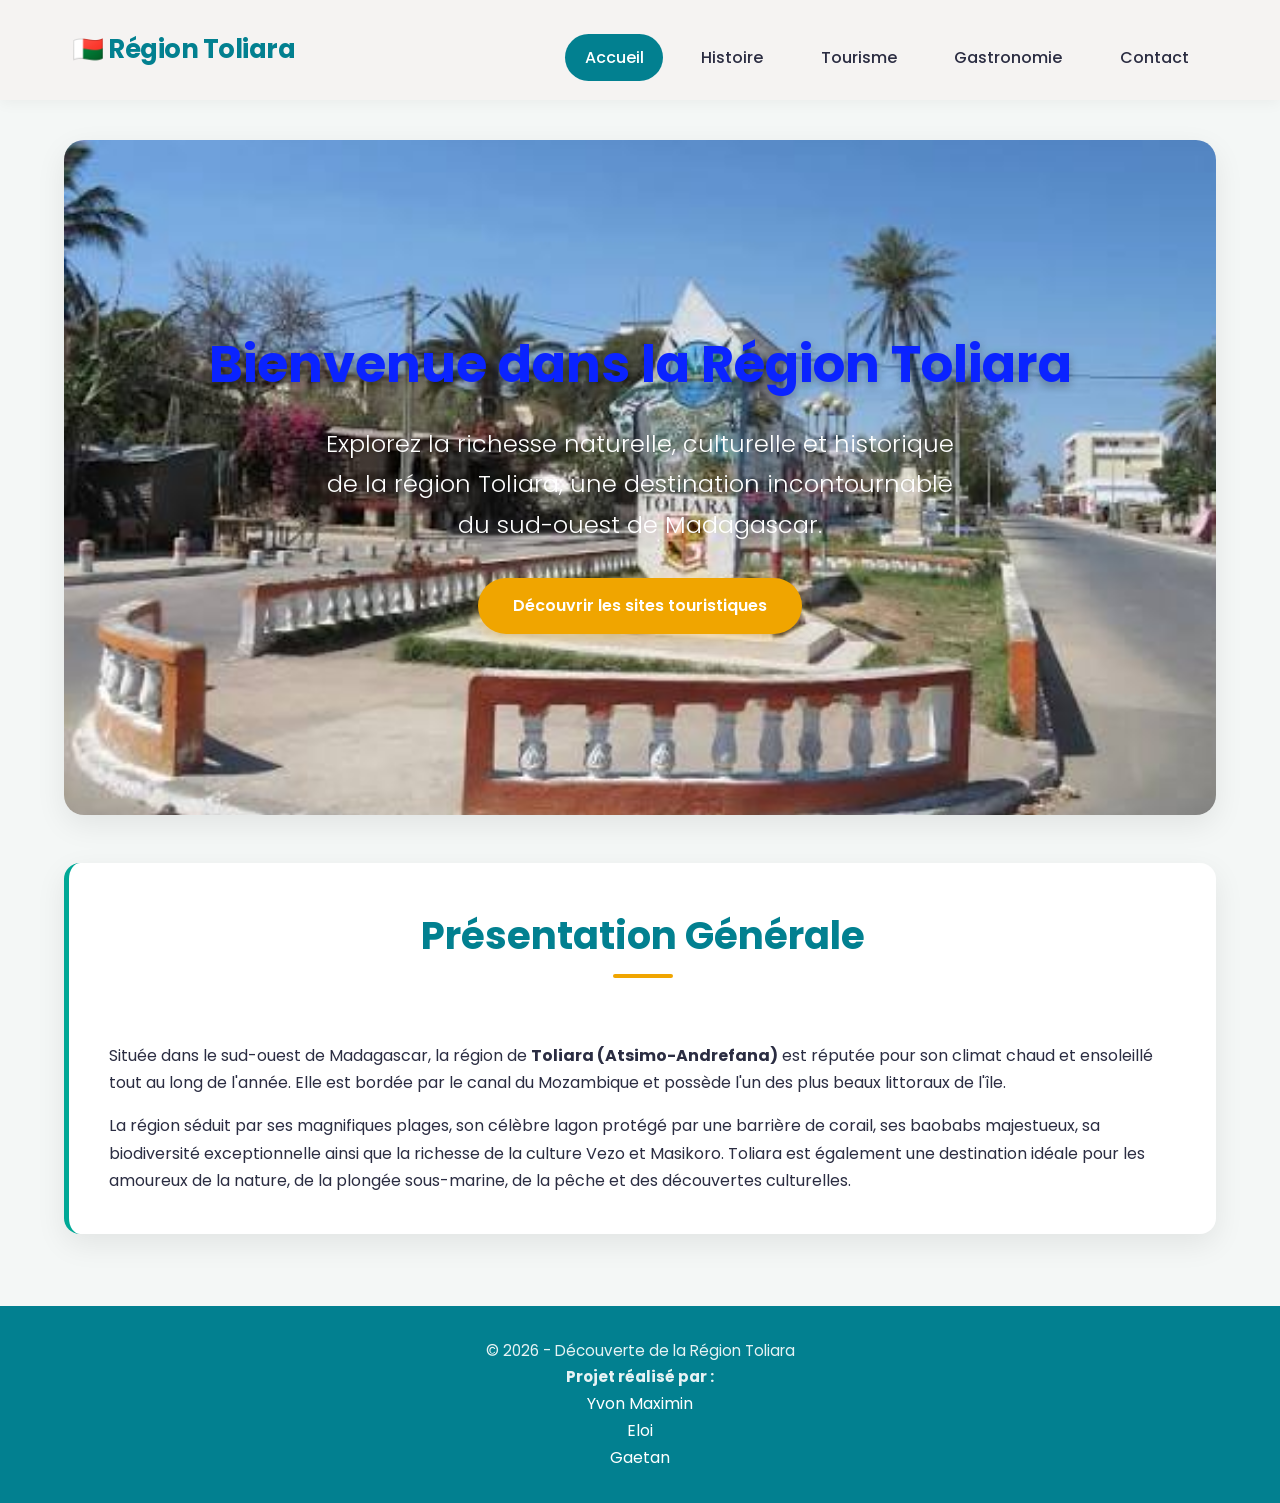
<file: index.html>
<!DOCTYPE html>
<html lang="fr">
<head>
    <meta charset="UTF-8">
    <meta name="viewport" content="width=device-width, initial-scale=1.0">
    <title>Découverte de la Région Toliara</title>
    <link rel="stylesheet" href="./css/index.css">
</head>
<body>

    <header>
        <nav class="navbar">
            <a href="index.html" class="logo">🇲🇬 Région Toliara</a>
            <div>
                <input type="checkbox" name="" id="check">
                <label for="check" class="btn-check">&#9776</label>
                
                <ul class="menu">
                    <li><a href="index.html" class="active"> Accueil</a></li>
                    <li><a href="histoire.html"> Histoire</a></li>
                    <li><a href="tourisme.html"> Tourisme</a></li>
                    <li><a href="gastronomie.html"> Gastronomie</a></li>
                    <li><a href="contact.html">Contact</a></li>
                </ul>
            </div>
        </nav>
    </header>

    <main>
        <section class="hero">
            <h1>Bienvenue dans la Région Toliara</h1>
            <p> Explorez la richesse naturelle, culturelle et historique de la région
        Toliara, une destination incontournable du sud-ouest de Madagascar.</p>
            <a href="tourisme.html" class="btn">Découvrir les sites touristiques</a>
        </section>

        <section class="content-block">
            <div class="title-container">
                <h2 class="page-title">Présentation Générale</h2>
            </div>
            <p>
                Située dans le sud-ouest de Madagascar, la région de
        <strong>Toliara (Atsimo-Andrefana)</strong> est réputée pour son climat
        chaud et ensoleillé tout au long de l'année. Elle est bordée par le
        canal du Mozambique et possède l'un des plus beaux littoraux de l'île.
            </p>
            <p style="margin-top: 1rem;">
                La région séduit par ses magnifiques plages, son célèbre lagon protégé
        par une barrière de corail, ses baobabs majestueux, sa biodiversité
        exceptionnelle ainsi que la richesse de la culture Vezo et Masikoro.
        Toliara est également une destination idéale pour les amoureux de la
        nature, de la plongée sous-marine, de la pêche et des découvertes
        culturelles.
            </p>
        </section>
    </main>

    <footer>
        <p>© 2026 - Découverte de la Région Toliara</p>
         <p><strong>Projet réalisé par :</strong></p>
        <ul>
            <li>Yvon Maximin</li>
            <li>Eloi </li>
            <li>Gaetan</li>
        </ul>

    </footer>

</body>
</html>
</file>
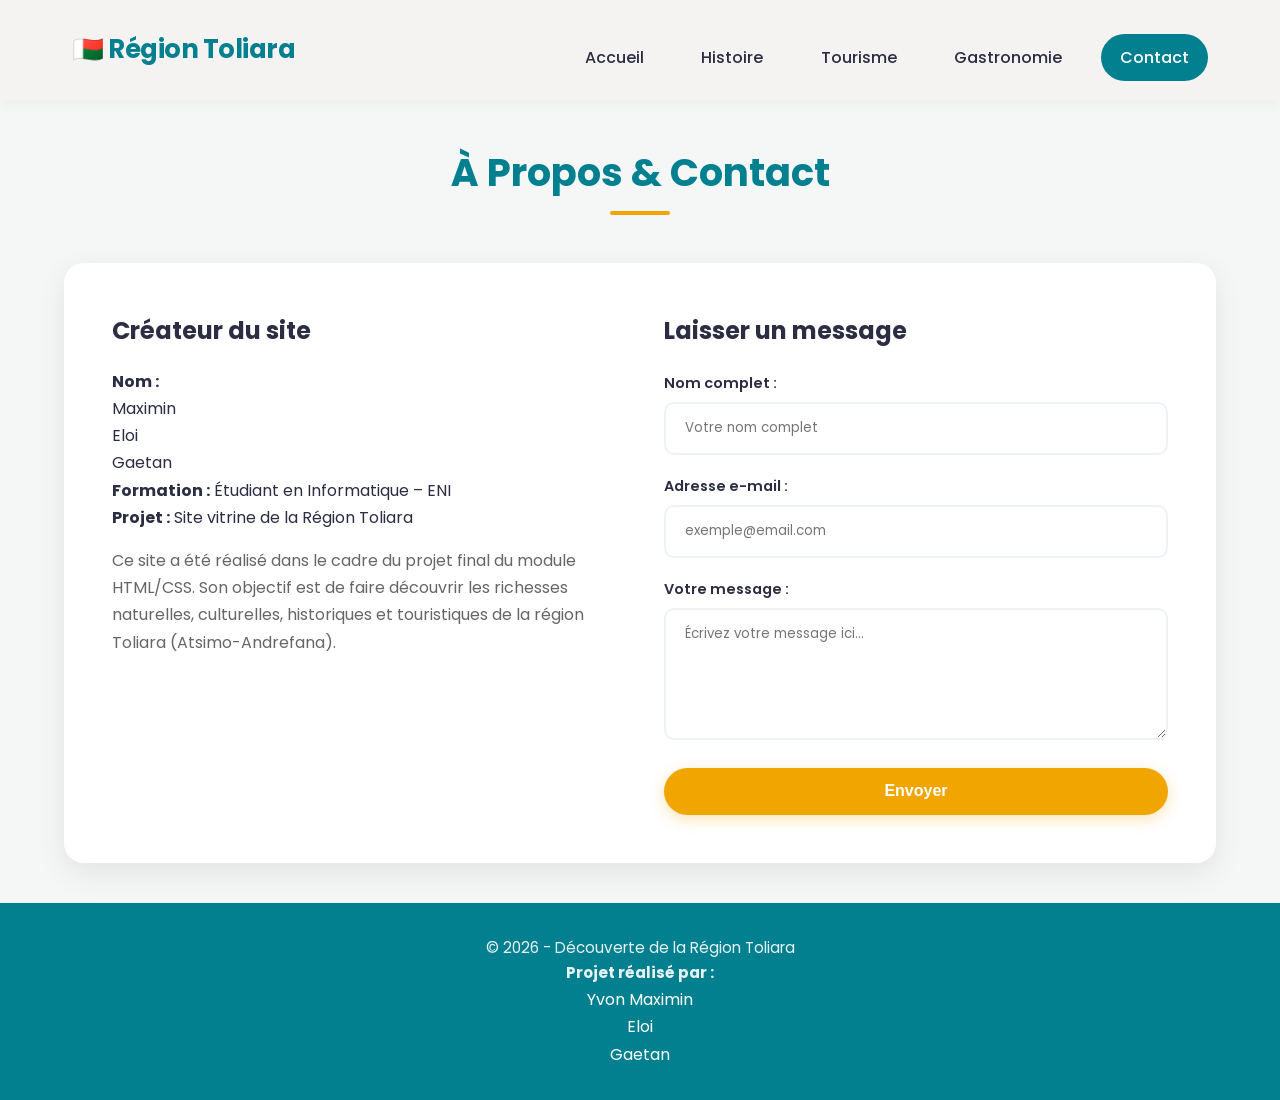
<file: contact.html>
<!DOCTYPE html>
<html lang="fr">
<head>
    <meta charset="UTF-8">
    <meta name="viewport" content="width=device-width, initial-scale=1.0">
    <title>Contact & À propos - Région Toliara</title>
    <link rel="stylesheet" href="./css/index.css">
</head>
<body>

    <header>
        <nav class="navbar">
            <a href="index.html" class="logo">🇲🇬 Région Toliara</a>
                <input type="checkbox" name="" id="check">
                <label for="check" class="btn-check">&#9776</label>
            <ul class="menu">
                <li><a href="index.html"> Accueil</a></li>
                <li><a href="histoire.html"> Histoire</a></li>
                <li><a href="tourisme.html"> Tourisme</a></li>
                <li><a href="gastronomie.html"> Gastronomie</a></li>
                <li><a href="contact.html" class="active"> Contact</a></li>
            </ul>
        </nav>
    </header>

   <main>
    <div class="title-container">
        <h1 class="page-title">À Propos & Contact</h1>
    </div>

    <div class="contact-container">

        <div class="creator-info">
            <h2> Créateur du site</h2>

            <p style="margin-top: 1rem;">
                <strong>Nom :</strong>
                     <p>
                        <ul>
                            <li>Maximin</li>
                            <li>Eloi </li>
                            <li>Gaetan</li>
                        </ul>
                    </p>
            </p>

            <p>
                <strong>Formation :</strong> Étudiant en Informatique – ENI
            </p>

            <p>
                <strong>Projet :</strong> Site vitrine de la Région Toliara
            </p>

            <p style="margin-top: 1rem; color:#666;">
                Ce site a été réalisé dans le cadre du projet final du module
                HTML/CSS. Son objectif est de faire découvrir les richesses
                naturelles, culturelles, historiques et touristiques de la
                région Toliara (Atsimo-Andrefana).
            </p>
        </div>

        <form class="contact-form" action="#" method="post">
            <h2> Laisser un message</h2>

            <div class="form-group">
                <label for="nom">Nom complet :</label>
                <input
                    type="text"
                    id="nom"
                    name="nom"
                    placeholder="Votre nom complet"
                    required
                >
            </div>

            <div class="form-group">
                <label for="email">Adresse e-mail :</label>
                <input
                    type="email"
                    id="email"
                    name="email"
                    placeholder="exemple@email.com"
                    required
                >
            </div>

            <div class="form-group">
                <label for="message">Votre message :</label>
                <textarea
                    id="message"
                    name="message"
                    rows="5"
                    placeholder="Écrivez votre message ici..."
                    required
                ></textarea>
            </div>

            <button type="submit" class="btn">Envoyer</button>
        </form>

    </div>
</main>

<footer>
    <p>&copy; 2026 - Découverte de la Région Toliara</p>
    <p><strong>Projet réalisé par :</strong></p>
<ul>
    <li>Yvon Maximin</li>
    <li>Eloi </li>
    <li>Gaetan</li>
</ul>
</footer>

</body>
</html>
</file>
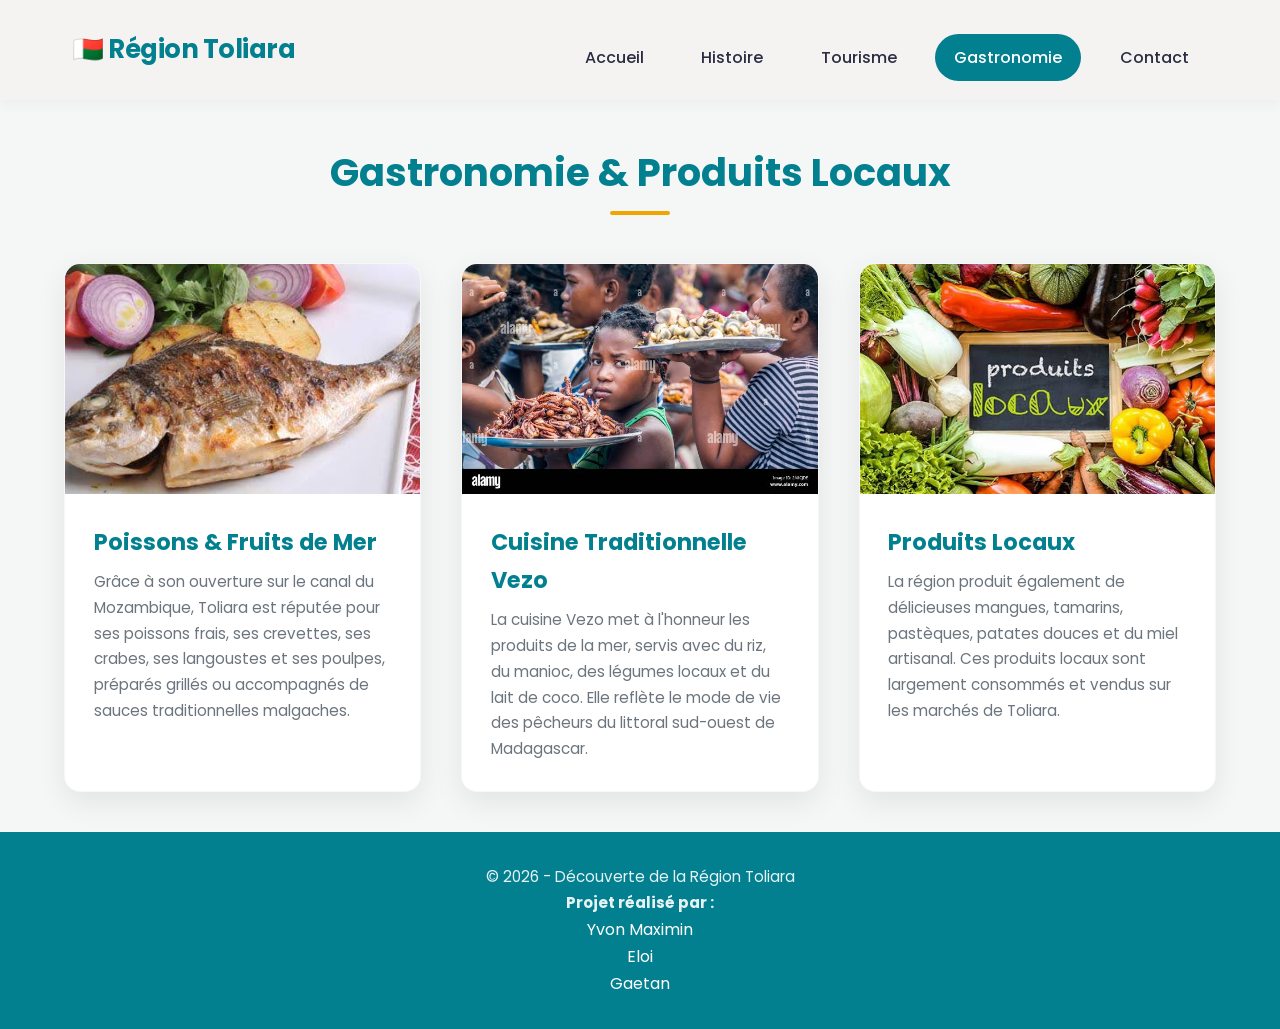
<file: gastronomie.html>
<!DOCTYPE html>
<html lang="fr">
<head>
    <meta charset="UTF-8">
    <meta name="viewport" content="width=device-width, initial-scale=1.0">
    <title>Gastronomie - Région Toliara</title>
    <link rel="stylesheet" href="./css/index.css">
</head>
<body>

    <header>
        <nav class="navbar">
            <a href="index.html" class="logo">🇲🇬 Région Toliara</a>
                <input type="checkbox" name="" id="check">
                <label for="check" class="btn-check">&#9776</label>
            <ul class="menu">
                <li><a href="index.html"> Accueil</a></li>
                <li><a href="histoire.html"> Histoire</a></li>
                <li><a href="tourisme.html"> Tourisme</a></li>
                <li><a href="gastronomie.html" class="active"> Gastronomie</a></li>
                <li><a href="contact.html"> Contact</a></li>
            </ul>
        </nav>
    </header>

    <main>
    <div class="title-container">
        <h1 class="page-title">Gastronomie & Produits Locaux</h1>
    </div>

    <div class="grid-cards">

        <article class="card">
            <img src="./img projet/Poisson Grille.jpg" alt="Poisson grillé">
            <div class="card-body">
                <h2 class="card-title">Poissons & Fruits de Mer</h2>
                <p class="card-text">
                    Grâce à son ouverture sur le canal du Mozambique, Toliara
                    est réputée pour ses poissons frais, ses crevettes, ses
                    crabes, ses langoustes et ses poulpes, préparés grillés ou
                    accompagnés de sauces traditionnelles malgaches.
                </p>
            </div>
        </article>

        <article class="card">
            <img src="./img projet/Cuisine vezo.jpg" alt="Cuisine Vezo">
            <div class="card-body">
                <h2 class="card-title">Cuisine Traditionnelle Vezo</h2>
                <p class="card-text">
                    La cuisine Vezo met à l'honneur les produits de la mer,
                    servis avec du riz, du manioc, des légumes locaux et du
                    lait de coco. Elle reflète le mode de vie des pêcheurs du
                    littoral sud-ouest de Madagascar.
                </p>
            </div>
        </article>

        <article class="card">
            <img src="./img projet/Produits locaux.jpg" alt="Produits locaux">
            <div class="card-body">
                <h2 class="card-title">Produits Locaux</h2>
                <p class="card-text">
                    La région produit également de délicieuses mangues,
                    tamarins, pastèques, patates douces et du miel artisanal.
                    Ces produits locaux sont largement consommés et vendus sur
                    les marchés de Toliara.
                </p>
            </div>
        </article>

    </div>
</main>

<footer>
    <p>&copy; 2026 - Découverte de la Région Toliara</p>
     <p><strong>Projet réalisé par :</strong></p>
        <ul>
            <li>Yvon Maximin</li>
            <li>Eloi </li>
            <li>Gaetan</li>
        </ul>

    </footer>

</body>
</html>
</file>
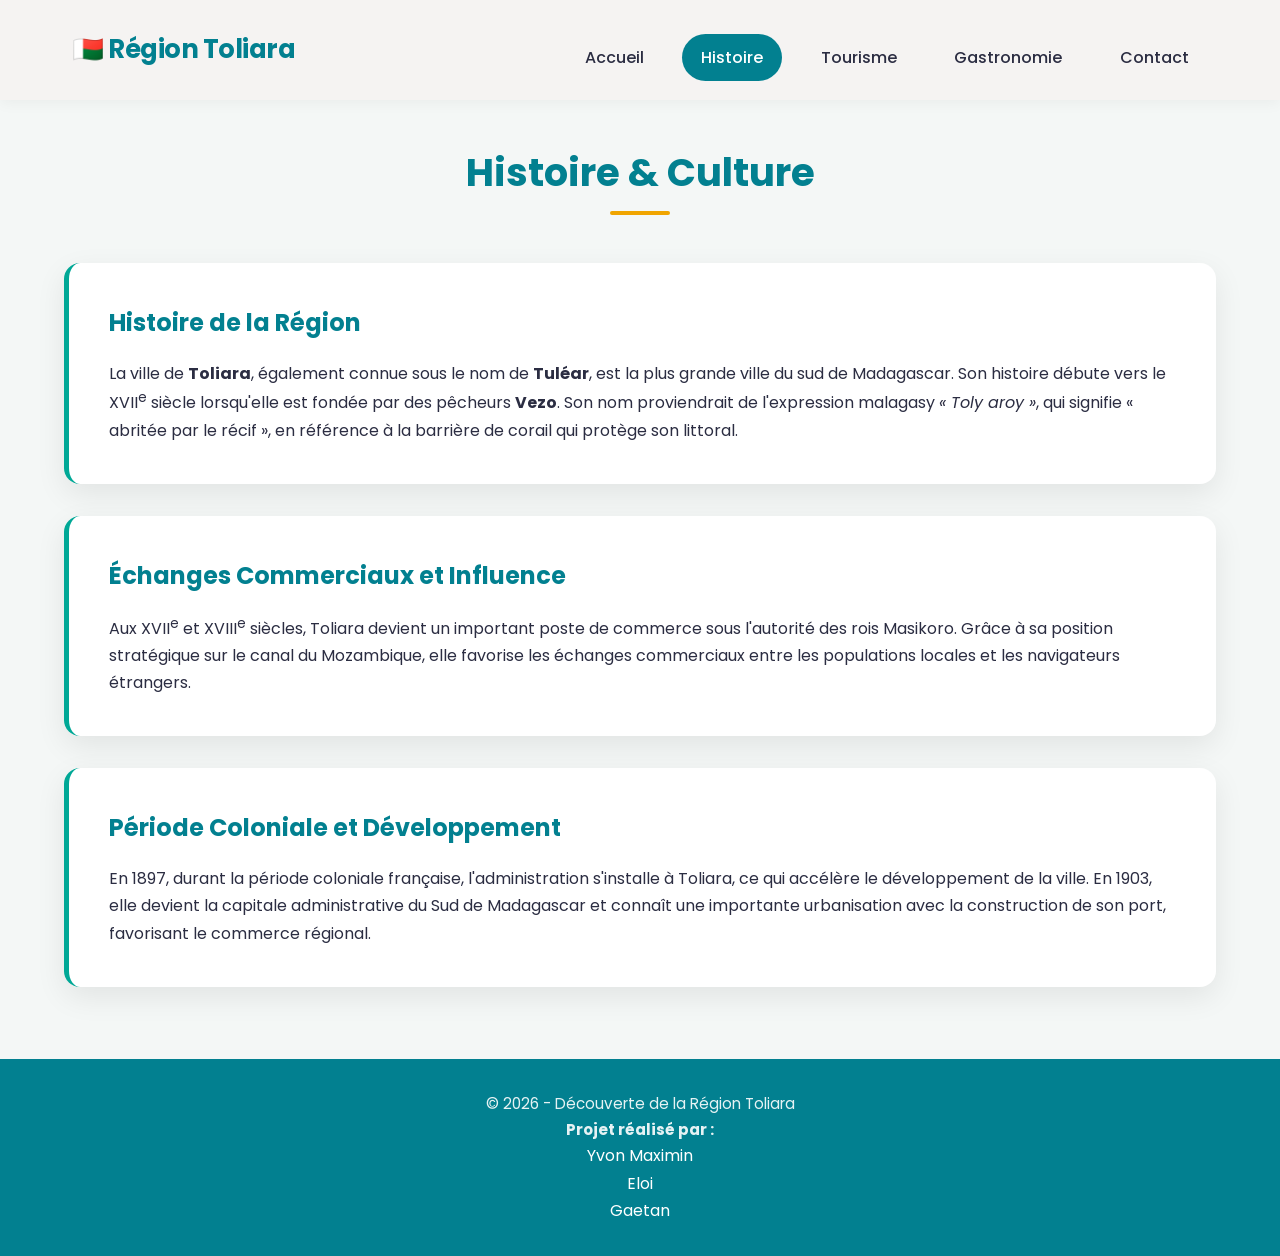
<file: histoire.html>
<!DOCTYPE html>
<html lang="fr">
<head>
    <meta charset="UTF-8">
    <meta name="viewport" content="width=device-width, initial-scale=1.0">
    <title>Histoire et Culture - Région Toliara</title>
    <link rel="stylesheet" href="./css/index.css">
</head>
<body>

    <header>
        <nav class="navbar">
            <a href="index.html" class="logo">🇲🇬 Région Toliara</a>
            <div>
                <input type="checkbox" name="" id="check">
                <label for="check" class="btn-check">&#9776</label>
                
                <ul class="menu">
                    <li><a href="index.html"> Accueil</a></li>
                    <li><a href="histoire.html" class="active"> Histoire</a></li>
                    <li><a href="tourisme.html"> Tourisme</a></li>
                    <li><a href="gastronomie.html"> Gastronomie</a></li>
                    <li><a href="contact.html">Contact</a></li>
                </ul>
            </div>
        </nav>
    </header>

    <main>
        <div class="title-container">
            <h1 class="page-title">Histoire & Culture</h1>
        </div>

        <section class="content-block">
            <h2>Histoire de la Région</h2>
            <p> La ville de <strong>Toliara</strong>, également connue sous le nom de
        <strong>Tuléar</strong>, est la plus grande ville du sud de Madagascar.
        Son histoire débute vers le XVII<sup>e</sup> siècle lorsqu'elle est
        fondée par des pêcheurs <strong>Vezo</strong>. Son nom proviendrait de
        l'expression malagasy <em>« Toly aroy »</em>, qui signifie
        « abritée par le récif », en référence à la barrière de corail qui
        protège son littoral.</p>
        </section>

        <section class="content-block">
            <h2>Échanges Commerciaux et Influence</h2>
             Aux XVII<sup>e</sup> et XVIII<sup>e</sup> siècles, Toliara devient un
        important poste de commerce sous l'autorité des rois Masikoro. Grâce à
        sa position stratégique sur le canal du Mozambique, elle favorise les
        échanges commerciaux entre les populations locales et les navigateurs
        étrangers.
        </section>

        <section class="content-block">
            <h2>Période Coloniale et Développement</h2>
            <p> En 1897, durant la période coloniale française, l'administration
        s'installe à Toliara, ce qui accélère le développement de la ville. En
        1903, elle devient la capitale administrative du Sud de Madagascar et
        connaît une importante urbanisation avec la construction de son port,
        favorisant le commerce régional.</p>
        </section>
    </main>

    <footer>
        <p>© 2026 - Découverte de la Région Toliara</p>
         <p><strong>Projet réalisé par :</strong></p>
        <ul>
            <li>Yvon Maximin</li>
            <li>Eloi </li>
            <li>Gaetan</li>
        </ul>

    </footer>

</body>
</html>
</file>
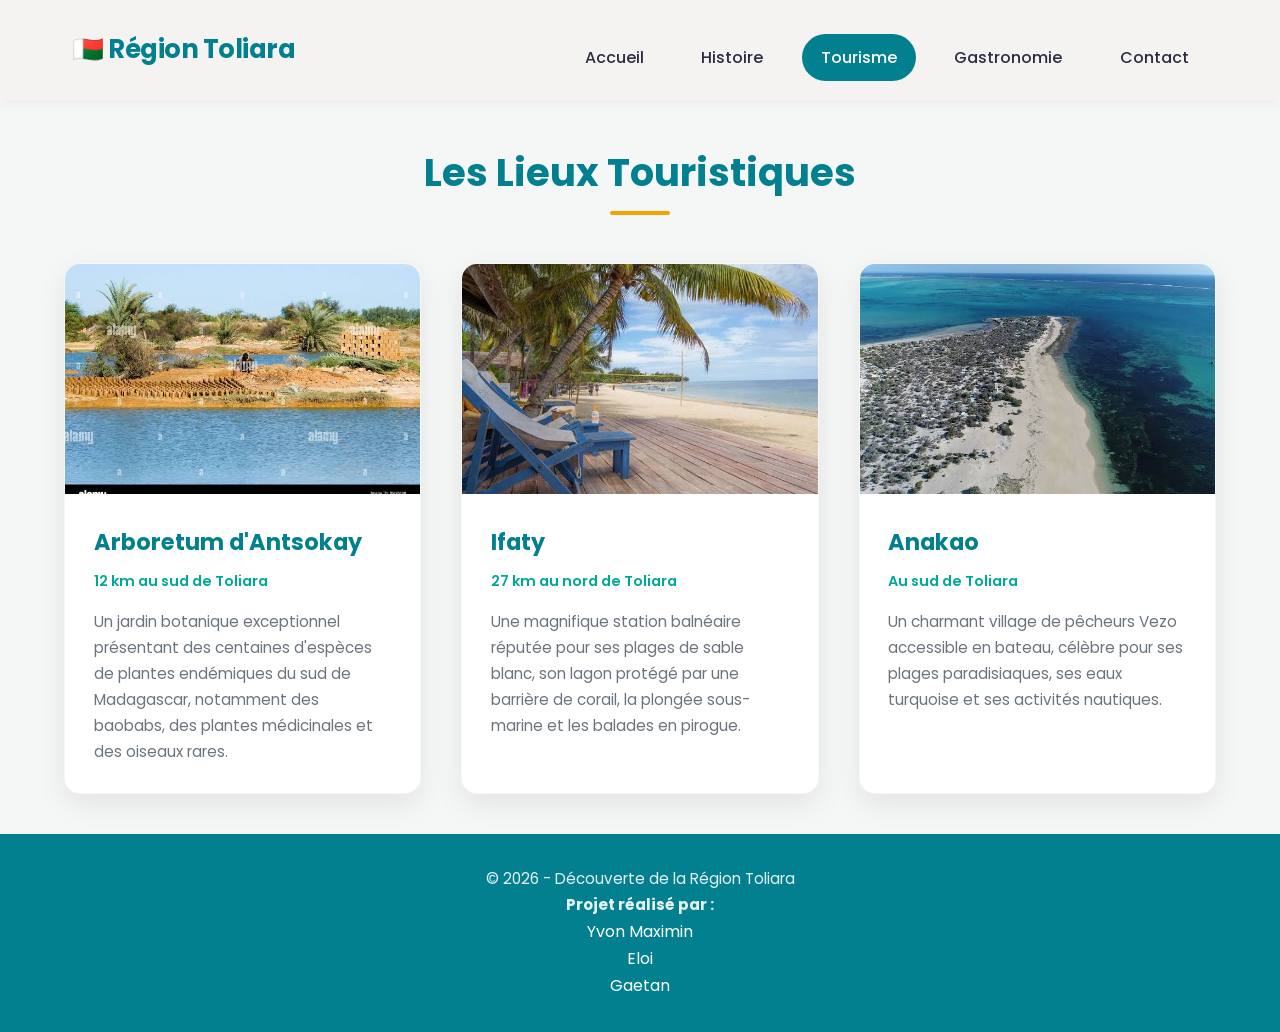
<file: tourisme.html>
<!DOCTYPE html>
<html lang="fr">
<head>
    <meta charset="UTF-8">
    <meta name="viewport" content="width=device-width, initial-scale=1.0">
    <title>Tourisme - Région Toliara</title>
    <link rel="stylesheet" href="./css/index.css">
</head>
<body>

    <header>
        <nav class="navbar">
            <a href="index.html" class="logo">🇲🇬 Région Toliara</a>
                <input type="checkbox" name="" id="check">
                <label for="check" class="btn-check">&#9776</label>
            <ul class="menu">
                <li><a href="index.html"> Accueil</a></li>
                <li><a href="histoire.html"> Histoire</a></li>
                <li><a href="tourisme.html" class="active"> Tourisme</a></li>
                <li><a href="gastronomie.html"> Gastronomie</a></li>
                <li><a href="contact.html"> Contact</a></li>
            </ul>
        </nav>
    </header>

    <main>
    <div class="title-container">
        <h1 class="page-title">Les Lieux Touristiques</h1>
    </div>

    <div class="grid-cards">

        <article class="card">
            <img src="./img projet/Antsokay.jpg" alt="Arboretum d'Antsokay">
            <div class="card-body">
                <h2 class="card-title">Arboretum d'Antsokay</h2>
                <p class="card-location"> 12 km au sud de Toliara</p>
                <p class="card-text">
                    Un jardin botanique exceptionnel présentant des centaines
                    d'espèces de plantes endémiques du sud de Madagascar,
                    notamment des baobabs, des plantes médicinales et des
                    oiseaux rares.
                </p>
            </div>
        </article>

        <article class="card">
            <img src="./img projet/Ifaty.jpg" alt="Ifaty">
            <div class="card-body">
                <h2 class="card-title">Ifaty</h2>
                <p class="card-location"> 27 km au nord de Toliara</p>
                <p class="card-text">
                    Une magnifique station balnéaire réputée pour ses plages de
                    sable blanc, son lagon protégé par une barrière de corail,
                    la plongée sous-marine et les balades en pirogue.
                </p>
            </div>
        </article>

        <article class="card">
            <img src="./img projet/Anakao.jpg" alt="Anakao">
            <div class="card-body">
                <h2 class="card-title">Anakao</h2>
                <p class="card-location"> Au sud de Toliara</p>
                <p class="card-text">
                    Un charmant village de pêcheurs Vezo accessible en bateau,
                    célèbre pour ses plages paradisiaques, ses eaux turquoise
                    et ses activités nautiques.
                </p>
            </div>
        </article>

    </div>
</main>

<footer>
    <p>&copy; 2026 - Découverte de la Région Toliara</p>
     <p><strong>Projet réalisé par :</strong></p>
        <ul>
            <li>Yvon Maximin</li>
            <li>Eloi </li>
            <li>Gaetan</li>
        </ul>

</footer>

</body>
</html>
</file>
<file: css/index.css>
@import url('https://fonts.googleapis.com/css2?family=Poppins:wght@300;400;600;700&display=swap');

:root {
    --primary-color: #028090;
    --secondary-color: #00a896;
    --accent-color: #f0a500;
    --bg-color: #f4f7f6;
    --card-bg: #ffffff;
    --text-color: #2b2d42;
    --text-muted: #6c757d;
    --shadow: 0 10px 30px rgba(0, 0, 0, 0.08);
    --transition: all 0.3s cubic-bezier(0.25, 0.8, 0.25, 1);
}

* {
    margin: 0;
    padding: 0;
    box-sizing: border-box;
}

body {
    font-family: 'Poppins', sans-serif;
    line-height: 1.7;
    color: var(--text-color);
    background-color: var(--bg-color);
    display: flex;
    flex-direction: column;
    min-height: 100vh;
}

img {
    max-width: 100%;
    height: auto;
    display: block;
}

header {
    background-color:  rgba(247, 239, 239, 0.58);
    position: sticky;
    top: 0;
    z-index: 1000;
    box-shadow: 0 2px 15px rgba(0, 0, 0, 0.05);
}

.navbar {
    display: flex;
    justify-content: space-between;
    align-items: center;
    max-width: 1200px;
    margin: 0 auto;
    padding: 1.2rem 2rem;
}

.logo {
    font-size: 1.6rem;
    font-weight: 700;
    color: var(--primary-color);
    text-decoration: none;
    letter-spacing: -0.5px;
}

#check{
    display: none;
}

.btn-check{
    display: none;
}
.menu {
    display: flex;
    list-style: none;
    gap: 1.2rem;
}

.menu a {
    color: var(--text-color);
    text-decoration: none;
    font-weight: 500;
    padding: 0.6rem 1.2rem;
    border-radius: 30px;
    transition: var(--transition);
    display: block;
    margin-top: 15px;
}

.menu a:hover,
.menu a.active {
    background-color: var(--primary-color);
    color: #ffffff;
}

main {
    flex: 1;
    max-width: 1200px;
    width: 100%;
    margin: 0 auto;
    padding: 2.5rem 1.5rem;
}

.hero {
    background-image: url('../img projet/Toliara.jpg');
    background-size: cover;
    background-position: center;
    height: 75vh;
    display: flex;
    flex-direction: column;
    justify-content: center;
    align-items: center;
    color: hwb(60 100% 0%);
    text-align: center;
    padding: 0 1.5rem;
    border-radius: 20px;
    box-shadow: var(--shadow);
    margin-bottom: 3rem;
}

.hero h1 {
    font-size: 3.2rem;
    font-weight: 700;
    color: hsl(234, 100%, 52%);
    margin-bottom: 1rem;
    text-shadow: 0 4px 10px rgba(0, 0, 0, 0.3);
}

.hero p {
    font-size: 1.5rem;
    max-width: 650px;
    margin-bottom: 2rem;
    font-weight: 300;
}

.btn {
    display: inline-block;
    background-color: var(--accent-color);
    color: #ffffff;
    padding: 0.9rem 2.2rem;
    font-size: 1rem;
    font-weight: 600;
    text-decoration: none;
    border-radius: 50px;
    border: none;
    cursor: pointer;
    box-shadow: 0 4px 15px rgba(240, 165, 0, 0.3);
    transition: var(--transition);
}

.btn:hover {
    background-color: #d99300;
    transform: translateY(-3px);
    box-shadow: 0 8px 25px rgba(240, 165, 0, 0.4);
}

.content-block {
    background: var(--card-bg);
    padding: 2.5rem;
    border-radius: 16px;
    margin-bottom: 2rem;
    box-shadow: var(--shadow);
    border-left: 5px solid var(--secondary-color);
}

.content-block h2 {
    color: var(--primary-color);
    margin-bottom: 1rem;
}

.title-container {
    text-align: center;
    margin-bottom: 3rem;
}

.page-title {
    font-size: 2.4rem;
    color: var(--primary-color);
    position: relative;
    display: inline-block;
    padding-bottom: 10px;
}

.page-title::after {
    content: '';
    position: absolute;
    bottom: 0;
    left: 50%;
    transform: translateX(-50%);
    width: 60px;
    height: 4px;
    background-color: var(--accent-color);
    border-radius: 2px;
}


.grid-cards {
    display: grid;
    grid-template-columns: repeat(auto-fit, minmax(320px, 1fr));
    gap: 2.5rem;
}

.card {
    background-color: var(--card-bg);
    border-radius: 16px;
    overflow: hidden;
    box-shadow: var(--shadow);
    transition: var(--transition);
    border: 1px solid rgba(0,0,0,0.03);
}

.card:hover {
    transform: translateY(-10px);
    box-shadow: 0 20px 40px rgba(0, 0, 0, 0.12);
}

.card img {
    width: 100%;
    height: 230px;
    object-fit: cover;
}

.card-body {
    padding: 1.8rem;
}

.card-title {
    color: var(--primary-color);
    margin-bottom: 0.5rem;
    font-size: 1.4rem;
}

.card-location {
    font-size: 0.9rem;
    color: var(--secondary-color);
    margin-bottom: 1rem;
    font-weight: 600;
}

.card-text {
    color: var(--text-muted);
    font-size: 0.95rem;
}

.contact-container {
    display: grid;
    grid-template-columns: 1fr 1fr;
    gap: 3rem;
    background: var(--card-bg);
    padding: 3rem;
    border-radius: 20px;
    box-shadow: var(--shadow);
}

.contact-form {
    display: flex;
    flex-direction: column;
    gap: 1.2rem;
}

.form-group label {
    font-weight: 600;
    font-size: 0.9rem;
    margin-bottom: 0.4rem;
    display: block;
}

.form-group input,
.form-group textarea {
    width: 100%;
    padding: 0.9rem 1.2rem;
    border: 2px solid #eef2f5;
    border-radius: 10px;
    font-family: inherit;
    transition: var(--transition);
}

.form-group input:focus,
.form-group textarea:focus {
    outline: none;
    border-color: var(--primary-color);
    background-color: #ffffff;
}

footer {
    background-color: var(--primary-color);
    color: #ffffff;
    text-align: center;
    padding: 2rem 1rem;
    margin-top: auto;
}

footer p {
    font-size: 0.95rem;
    opacity: 0.9;
}
li{
    list-style: none;
}
li a{
    text-decoration: none;
    color: var(--text-color);
}
 @media (max-width:1124px){

    .btn-check{
        position: fixed;
        right: 20px;
        top: 20px;
        display:block;
        font-size:30px;
        cursor:pointer;
        z-index:1001;
    }

    .menu{
        display:flex;
        flex-direction:column;
        justify-content:center;
        align-items:center;
        gap:20px;

        position:fixed;
        top:0;
        right:-100%;

        width:280px;
        height:100vh;

        background:#eceeee;
        border-radius:20px 0 0 20px;

        transition:.4s;
        z-index:999;
    }

    #check:checked ~ .menu{
        right:0;
    }
    
    .contact-container {
        display: grid;
        grid-template-columns: 1fr;
        gap: 3rem;
        background: var(--card-bg);
        padding: 3rem;
        border-radius: 20px;
        box-shadow: var(--shadow);
    }

}
</file>
